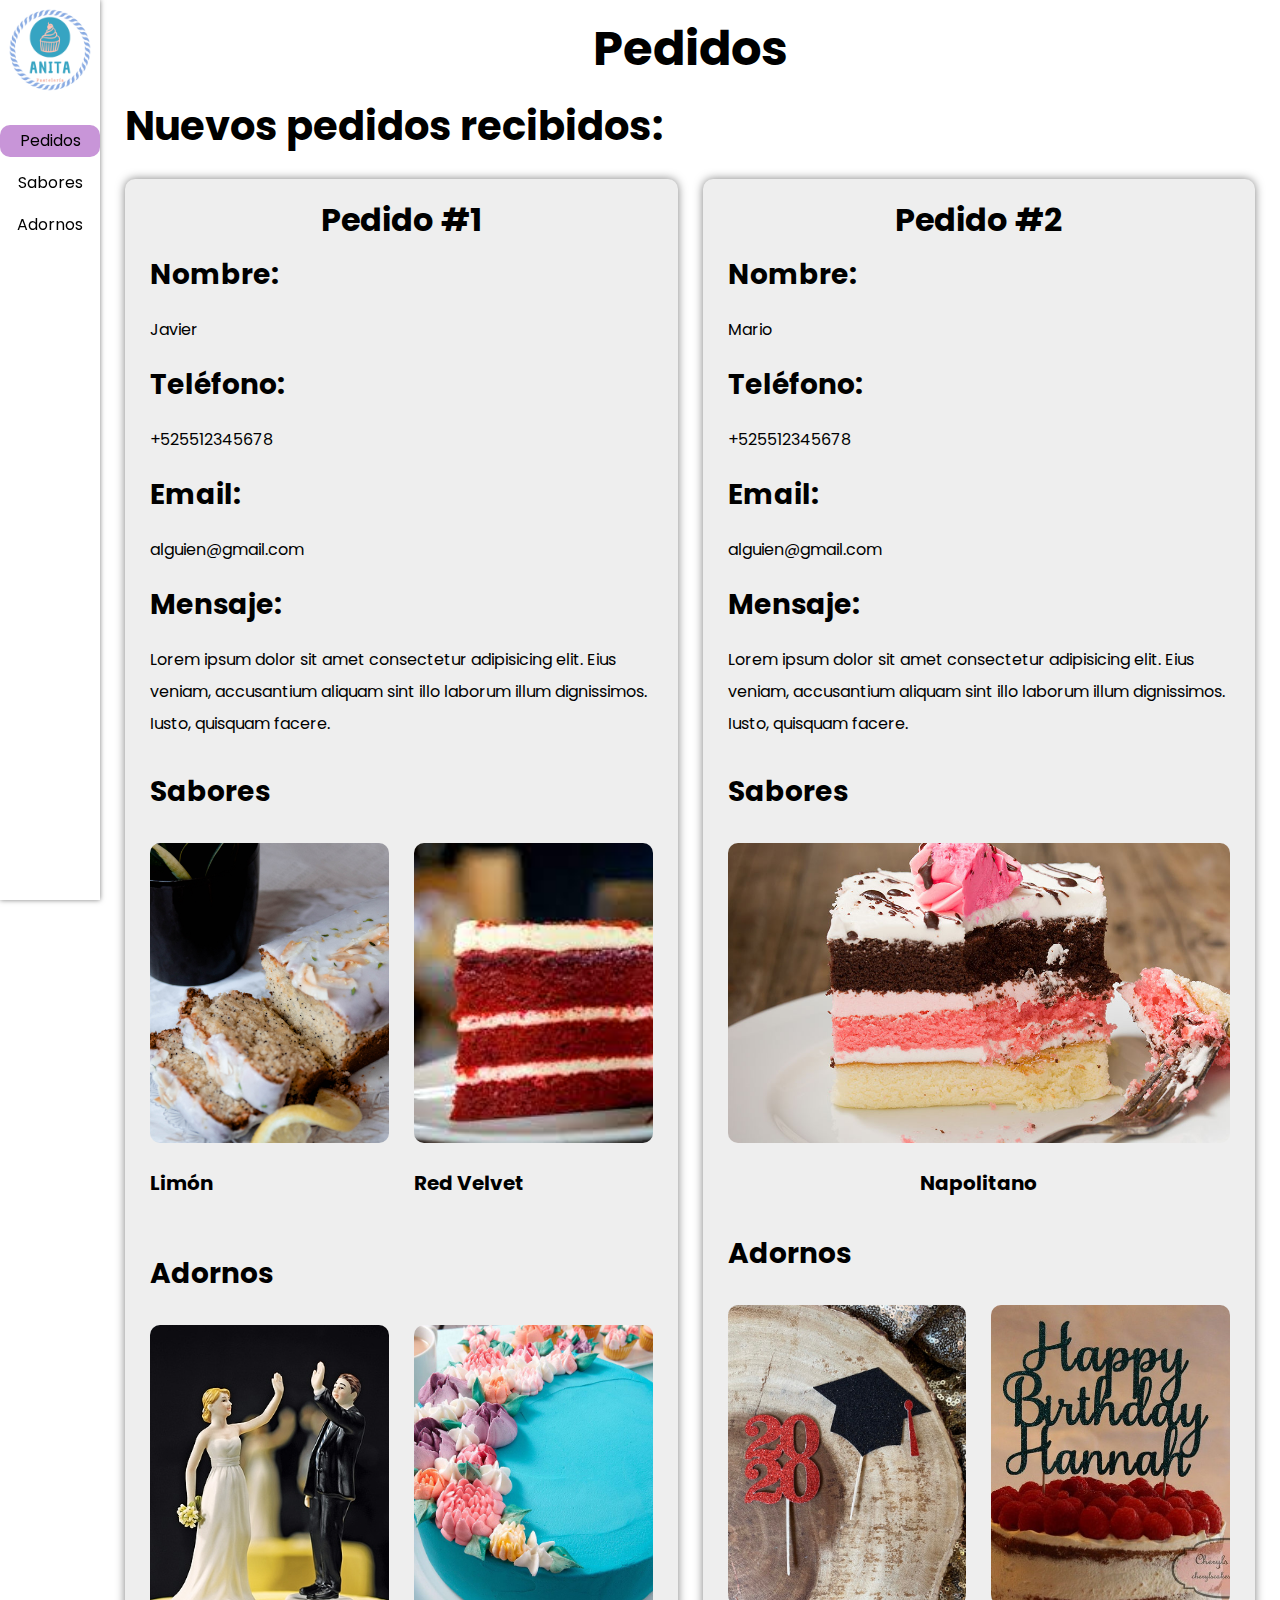
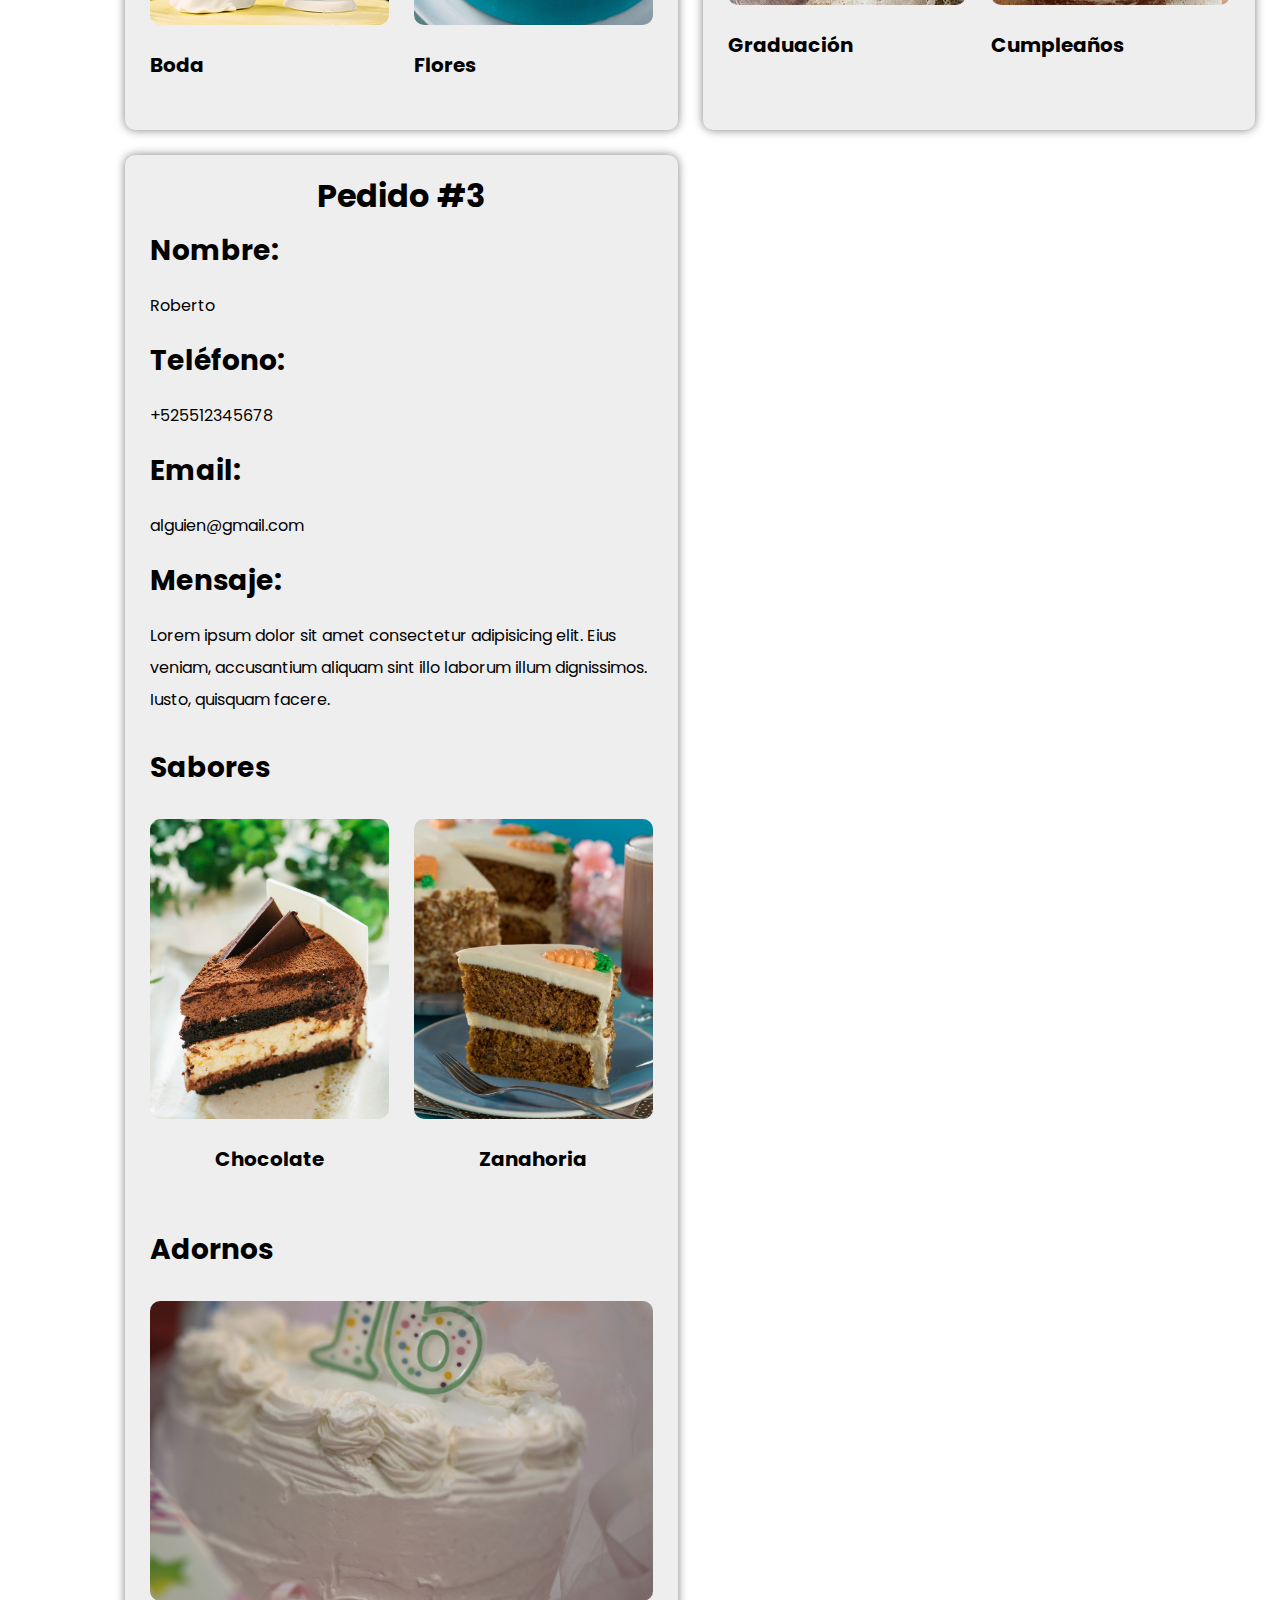
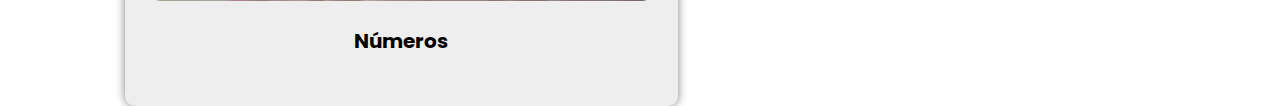
<file: index.html>
<!DOCTYPE html>
<html lang="en">
<head>
    <meta charset="UTF-8">
    <meta http-equiv="X-UA-Compatible" content="IE=edge">
    <meta name="viewport" content="width=device-width, initial-scale=1.0">
    <link rel="icon" type="image" href="resources/images/Logo.png" sizes="16x16">
    <!--CSS Custom-->
    <link rel="stylesheet" href="resources/style/style.css">
    <title>Pedidos</title>
    <!--Fuentes-->
    <link rel="preconnect" href="https://fonts.googleapis.com">
    <link rel="preconnect" href="https://fonts.gstatic.com" crossorigin>
    <link href="https://fonts.googleapis.com/css2?family=Poppins:wght@400;500;600;700;800&display=swap" rel="stylesheet">
</head>
<body>
    <header class="nav">
        <div class="barra">
            <a href="https://pastelerialx.netlify.app/index.html" target="_blank" rel="noopener noreferrer">
                <div class="logo-container"></div>
            </a>
            <nav class="nav-btn-container">
                <a href="index.html" class="nav__btn --active">Pedidos</a>
                <a href="sabores.html" class="nav__btn">Sabores</a>
                <a href="adornos.html" class="nav__btn">Adornos</a>
            </nav>
        </div>
    </header>
    <main class="container">
        <div class="title">
            <h1 class="no-margin">Pedidos</h1>
        </div>
        <div class="info__container">
            <h2 class="info__intro">Nuevos pedidos recibidos:</h2>
            <div class="info__grid">
                <div class="pedido-card">
                    <h3 class="pedido-card__title centrar-texto no-margin">Pedido #1</h3>
                    <h4 class="nombre no-margin">Nombre:</h4>
                    <p class="nombre__info no-margin">Javier</p>
                    <h4 class="nombre no-margin">Teléfono:</h4>
                    <p class="nombre__info no-margin">+525512345678</p>
                    <h4 class="nombre no-margin">Email:</h4>
                    <p class="nombre__info no-margin">alguien@gmail.com</p>
                    <h4 class="nombre no-margin">Mensaje:</h4>
                    <p class="nombre__info no-margin">Lorem ipsum dolor sit amet consectetur adipisicing elit. Eius veniam, accusantium aliquam sint illo laborum illum dignissimos. Iusto, quisquam facere.</p>
                    <div class="pedido-card__sabores">
                        <h4>Sabores</h4>
                        <div class="pedido-card__adornos-grid">
                            <div class="card">
                                <div class="s4 card__img"></div>
                                <h5 class="card__title no-margin">Limón</h5>
                            </div>
                            <div class="card">
                                <div class="s6 card__img"></div>
                                <h5 class="card__title no-margin">Red Velvet</h5>
                            </div>
                        </div>
                    </div>
                    <div class="pedido-card__adornos">
                        <h4>Adornos</h4>
                        <div class="pedido-card__adornos-grid">
                            <div class="card">
                                <div class="a4 card__img"></div>
                                <h5 class="card__title no-margin">Boda</h5>
                            </div>
                            <div class="card">
                                <div class="a6 card__img"></div>
                                <h5 class="card__title no-margin">Flores</h5>
                            </div>
                        </div>
                    </div>
                </div>

                <div class="pedido-card">
                    <h3 class="pedido-card__title centrar-texto no-margin">Pedido #2</h3>
                    <h4 class="nombre no-margin">Nombre:</h4>
                    <p class="nombre__info no-margin">Mario</p>
                    <h4 class="nombre no-margin">Teléfono:</h4>
                    <p class="nombre__info no-margin">+525512345678</p>
                    <h4 class="nombre no-margin">Email:</h4>
                    <p class="nombre__info no-margin">alguien@gmail.com</p>
                    <h4 class="nombre no-margin">Mensaje:</h4>
                    <p class="nombre__info no-margin">Lorem ipsum dolor sit amet consectetur adipisicing elit. Eius veniam, accusantium aliquam sint illo laborum illum dignissimos. Iusto, quisquam facere.</p>
                    <div class="pedido-card__sabores">
                        <h4>Sabores</h4>
                        <div class="pedido-card__adornos1">
                            <div class="card">
                                <div class="s3 card__img"></div>
                                <h5 class="card__title no-margin centrar-texto">Napolitano</h5>
                            </div>
                        </div>
                    </div>
                    <div class="pedido-card__adornos">
                        <h4>Adornos</h4>
                        <div class="pedido-card__adornos-grid">
                            <div class="card">
                                <div class="a1 card__img"></div>
                                <h5 class="card__title no-margin">Graduación</h5>
                            </div>
                            <div class="card">
                                <div class="a3 card__img"></div>
                                <h5 class="card__title no-margin">Cumpleaños</h5>
                            </div>
                        </div>
                    </div>
                </div>

                <div class="pedido-card">
                    <h3 class="pedido-card__title centrar-texto no-margin">Pedido #3</h3>
                    <h4 class="nombre no-margin">Nombre:</h4>
                    <p class="nombre__info no-margin">Roberto</p>
                    <h4 class="nombre no-margin">Teléfono:</h4>
                    <p class="nombre__info no-margin">+525512345678</p>
                    <h4 class="nombre no-margin">Email:</h4>
                    <p class="nombre__info no-margin">alguien@gmail.com</p>
                    <h4 class="nombre no-margin">Mensaje:</h4>
                    <p class="nombre__info no-margin">Lorem ipsum dolor sit amet consectetur adipisicing elit. Eius veniam, accusantium aliquam sint illo laborum illum dignissimos. Iusto, quisquam facere.</p>
                    <div class="pedido-card__sabores">
                        <h4>Sabores</h4>
                        <div class="pedido-card__adornos-grid">
                            <div class="card">
                                <div class="s1 card__img"></div>
                                <h5 class="card__title no-margin centrar-texto">Chocolate</h5>
                            </div>
                            <div class="card">
                                <div class="s7 card__img"></div>
                                <h5 class="card__title no-margin centrar-texto">Zanahoria</h5>
                            </div>
                        </div>
                    </div>
                    <div class="pedido-card__adornos">
                        <h4>Adornos</h4>
                        <div class="pedido-card__adornos1">

                            <div class="card">
                                <div class="a5 card__img"></div>
                                <h5 class="card__title no-margin centrar-texto">Números</h5>
                            </div>
                        </div>
                    </div>
                </div>

            </div>

        </div>
    </main>
    <footer>

    </footer>
</body>
</html>
</file>
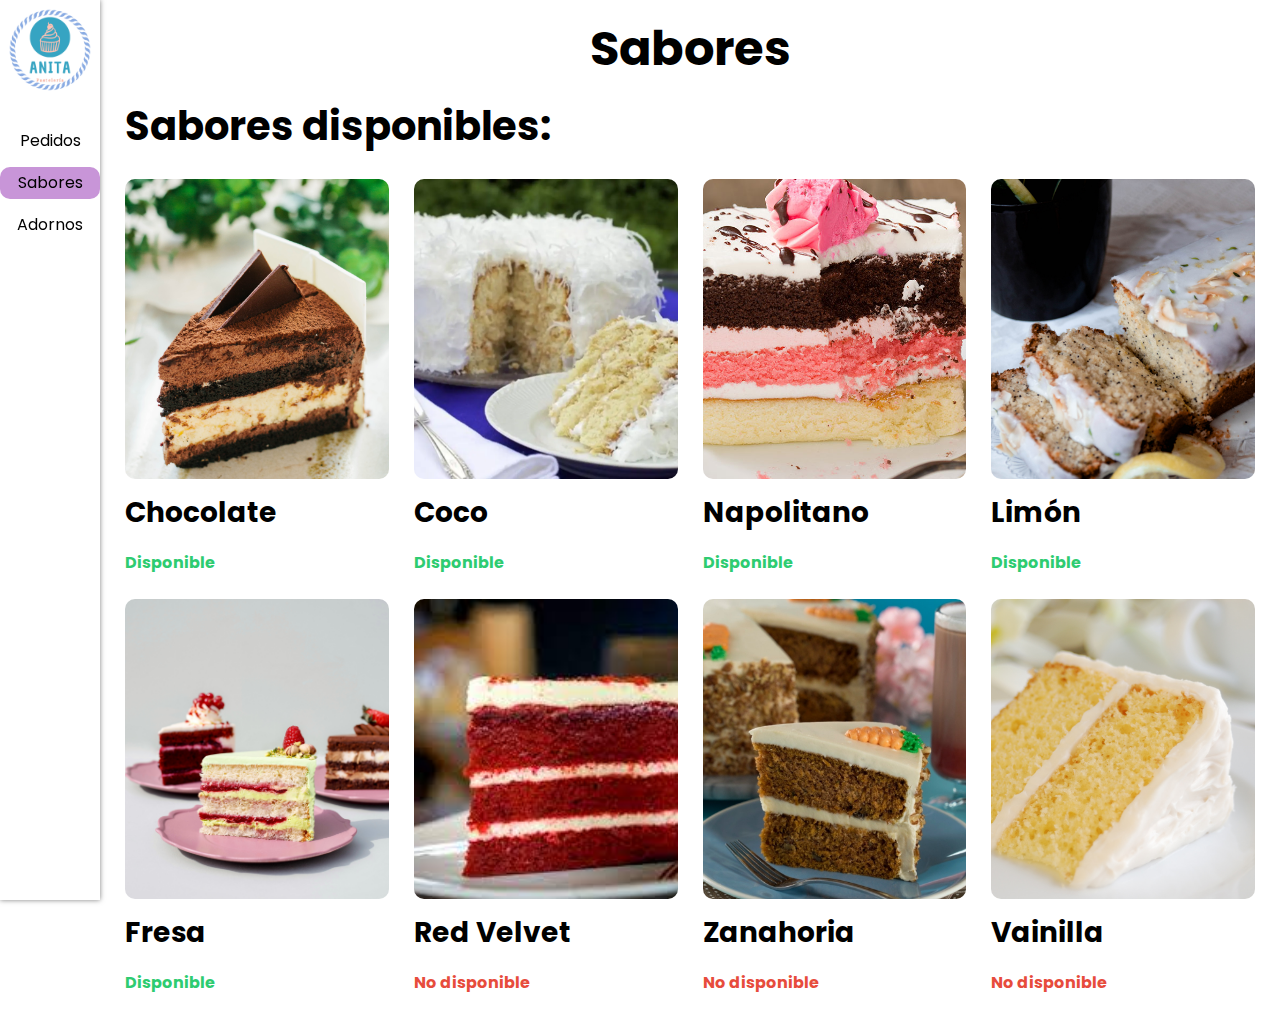
<file: sabores.html>
<!DOCTYPE html>
<html lang="en">
<head>
    <meta charset="UTF-8">
    <meta http-equiv="X-UA-Compatible" content="IE=edge">
    <meta name="viewport" content="width=device-width, initial-scale=1.0">
    <link rel="icon" type="image" href="resources/images/Logo.png" sizes="16x16">
    <!--CSS Custom-->
    <link rel="stylesheet" href="resources/style/style.css">
    <title>Sabores</title>
    <!--Fuentes-->
    <link rel="preconnect" href="https://fonts.googleapis.com">
    <link rel="preconnect" href="https://fonts.gstatic.com" crossorigin>
    <link href="https://fonts.googleapis.com/css2?family=Poppins:wght@400;500;600;700;800&display=swap" rel="stylesheet">
</head>
<body>
    <header class="nav">
        <div class="barra">
            <a href="https://pastelerialx.netlify.app/index.html" target="_blank" rel="noopener noreferrer">
                <div class="logo-container"></div>
            </a>
            <nav class="nav-btn-container">
                <a href="index.html" class="nav__btn">Pedidos</a>
                <a href="sabores.html" class="nav__btn --active">Sabores</a>
                <a href="adornos.html" class="nav__btn">Adornos</a>
            </nav>
        </div>
    </header>
    <main class="container">
        <div class="title">
            <h1 class="no-margin">Sabores</h1>
        </div>
        <div class="info__container">
            <h2 class="info__intro">Sabores disponibles:</h2>
            <div class="ingredientes-restantes-grid">
                <div class="card">
                    <div class="s1 card__img"></div>
                    <h4 class="card__title no-margin">Chocolate</h4>
                    <p class="card__status status-disponible">Disponible</p>
                </div>
                <div class="card">
                    <div class="s2 card__img"></div>
                    <h4 class="card__title no-margin">Coco</h4>
                    <p class="card__status status-disponible">Disponible</p>
                </div>
                <div class="card">
                    <div class="s3 card__img"></div>
                    <h4 class="card__title no-margin">Napolitano</h4>
                    <p class="card__status status-disponible">Disponible</p>
                </div>
                <div class="card">
                    <div class="s4 card__img"></div>
                    <h4 class="card__title no-margin">Limón</h4>
                    <p class="card__status status-disponible">Disponible</p>
                </div>
                <div class="card">
                    <div class="s5 card__img"></div>
                    <h4 class="card__title no-margin">Fresa</h4>
                    <p class="card__status status-disponible">Disponible</p>
                </div>
                <div class="card">
                    <div class="s6 card__img"></div>
                    <h4 class="card__title no-margin">Red Velvet</h4>
                    <p class="card__status status-no-disponible">No disponible</p>
                </div>
                <div class="card">
                    <div class="s7 card__img"></div>
                    <h4 class="card__title no-margin">Zanahoria</h4>
                    <p class="card__status status-no-disponible">No disponible</p>
                </div>
                <div class="card">
                    <div class="s8 card__img"></div>
                    <h4 class="card__title no-margin">Vainilla</h4>
                    <p class="card__status status-no-disponible">No disponible</p>
                </div>
            </div>
        </div>
    </main>
    <footer>

    </footer>
</body>
</html>
</file>
<file: resources/style/style.css>
:root{
    --fuenteHeadings: 'Poppins', sans-serif;
    --fuenteParrafos: 'Poppins', sans-serif;

    --primario: #e2adf2;
    --primario__hover: #c895d8;
    --blanco: #ffffff;
    --negro: #000; 
    --gris_claro2: #eee;
    --gris_claro: #c4c4c4;

    --colorFondo: #101113;
    --colorBotones: #393A3C;
    --colorFondoElementos: #242527;
    --colorText: #FEFEFE;
    --grisClaro: #646567;

    --rojo: #e74c3c;
    --verde: #2ecc71;
}
html{
    font-size: 62.5%;
    box-sizing: border-box;
}
*, *:before, *:after {
    box-sizing: inherit;
}  
body{
    margin: 0;
    font-size: 1.6rem;
    font-family: var(--fuenteParrafos);
    line-height: 2;
}

/*Globales*/
.container{
    max-width: 93%;
    margin-left: 10rem;
    padding: 0 2.5rem;
}
@media (max-width: 480px) {
    .container{
        max-width: 100%;
        margin: 0;
        padding: 0 1rem;
    }
}
.ingredientes-restantes-grid{
    display: grid;
    grid-template-columns: repeat(4, 1fr);
    column-gap: 2.5rem;
}
@media (max-width: 768px) {
    .ingredientes-restantes-grid{
        grid-template-columns: repeat(2, 1fr);
    }
}
@media (max-width: 480px) {
    .ingredientes-restantes-grid{
        display: flex;
        flex-direction: column;
    }
}
a{
    text-decoration: none;
}
h1, h2, h3 ,h4{
    font-family: var(--fuenteHeadings);
    line-height: 1;
}
h1{
    font-size: 4.8rem;
}
h2{
    font-size: 4rem;
}
h3{
    font-size: 3.2rem;
}
h4{
    font-size: 2.8rem;
}
h5{
    font-size: 2rem;
}
img{
    max-width: 100%;
}
p{
    font-family: var(--fuenteParrafos);
}

/*Utilidades*/
.no-margin{
    margin: 0;
}
.no-padding{
    padding: 0;
}
.centrar-texto{
    text-align: center;
}

/*Navegacion*/
.nav{                               /*Código para barra lateral*/
    background-color: var(--blanco);
    height: 100%;
    width: 10rem;
    position: fixed;
    top: 0;
    left: 0;
    border-right: 1px solid var(--gris_oscuro);
    display: flex;
    flex-direction: column;
    box-shadow: 0rem 0rem 0.5rem rgba(0, 0, 0, 0.5);
}
@media (max-width: 480px) {
    .nav{
        position: relative;
        width: 100%;
    }
}
.barra{
    height: 100%;
}
.logo-container{
    height: 10rem;
    background-image: url(../images/Logo.png);
    background-size: cover;
    background-position: center center;
}
@media (max-width: 480px) {
    .logo-container{
        height: 7rem;
        width: 7rem;
        margin: 0 auto;
    }
}
.nav-btn-container{
    margin-top: 2.5rem;
    display: flex;
    flex-direction: column;
    gap: 1rem;
    align-items: center;
}
@media (max-width: 480px) {
    .nav-btn-container{
        margin-top: 1rem;
    }
}
.nav__btn{
    color: var(--negro);
    width: 100%;
    text-align: center;
    border-radius: 1rem;
}
.nav__btn:hover{
    background-color: var(--primario);
}
.--active{
    background-color: var(--primario__hover);
}

/*Pedidos*/
.title{
    width: 100%;
    display: flex;
    justify-content: center;
    margin: 2.5rem auto;
}
.info__grid{
    display: grid;
    grid-template-columns: repeat(2, 1fr);
    gap: 2.5rem;
}
@media (max-width: 768px) {
    .info__grid{
        display: flex;
        flex-direction: column;
        row-gap: 2.5rem;
    }
}
.pedido-card{
    background-color: var(--gris_claro2);
    padding: 2.5rem;
    border-radius: 1rem;
    box-shadow: 0rem 0rem 1rem rgba(0, 0, 0, 0.5);
}
.nombre{
    margin: 2.5rem 0;
}
.pedido-card__adornos-grid{
    display: grid;
    grid-template-columns: repeat(2, 1fr);
    column-gap: 2.5rem;
}
@media (max-width: 480px) {
    .pedido-card__adornos-grid{
        display: flex;
        flex-direction: column;
    }
}

/*Sabores*/
.card__img{
    border-radius: 1rem;
    height: 30rem;
    width: 100%;
    background-position: center center;
    background-repeat: no-repeat;
    background-size: cover;
}
.s1{
    background-image: url(../images/sabores/s1.jpg);
}
.s2{
    background-image: url(../images/sabores/s2.webp);
}
.s3{
    background-image: url(../images/sabores/s3.jpg);
}
.s4{
    background-image: url(../images/sabores/s4.jpg);
}
.s5{
    background-image: url(../images/sabores/s5.jpg);
}
.s6{
    background-image: url(../images/sabores/s6.jpg);
}
.s7{
    background-image: url(../images/sabores/s7.jpg);
}
.s8{
    background-image: url(../images/sabores/s8.jpg);
}
.card__title{
    margin: 2rem 0;
}
.card__status{
    margin: 0 0 2rem 0;
}
.status-no-disponible{
    color: var(--rojo);
    font-weight: 700;
}
.status-disponible{
    color: var(--verde);
    font-weight: 700;
}

/*Adornos*/
.a1{
    background-image: url(../images/adornos/a1.jpg);
}
.a2{
    background-image: url(../images/adornos/a2.jpg);
}
.a3{
    background-image: url(../images/adornos/a3.jpg);
}
.a4{
    background-image: url(../images/adornos/a4.jpg);
}
.a5{
    background-image: url(../images/adornos/a5.jpg);
}
.a6{
    background-image: url(../images/adornos/a6.jpg);
}
</file>
